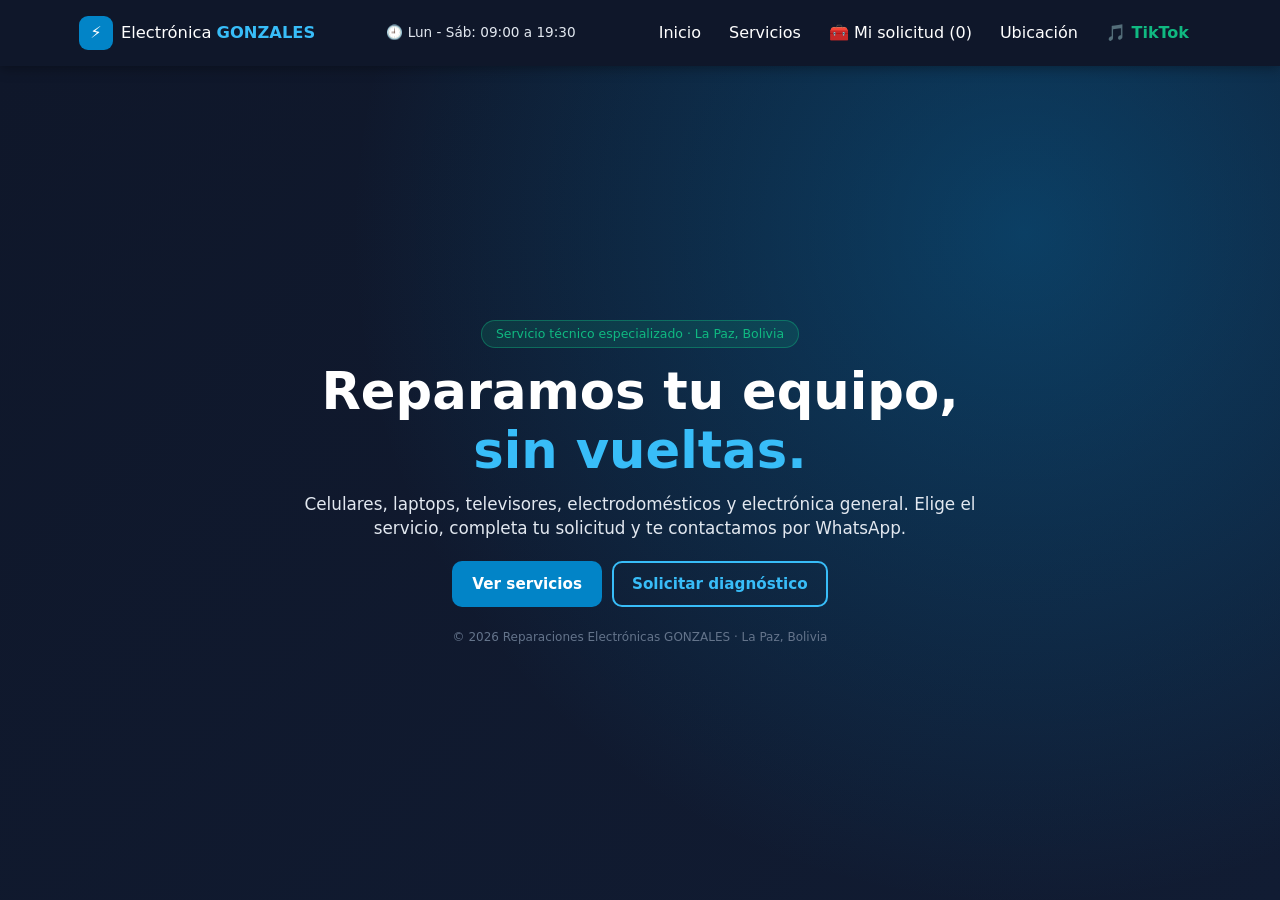
<file: Electronica/index.html>
<!DOCTYPE html>
<html lang="es">
<head>
  <meta charset="UTF-8">
  <meta name="viewport" content="width=device-width, initial-scale=1.0">
  <meta name="description" content="Electrónica GONZALES: servicio técnico y reparación de celulares, laptops, TV, electrodomésticos y microsoldadura en La Paz, Bolivia.">
  <title>Electrónica GONZALES | Servicio Técnico en La Paz</title>
  <link rel="stylesheet" href="styles.css">
</head>
<body>

  <!-- ===================== ENCABEZADO FIJO ===================== -->
  <header class="site-header" id="inicio">
    <div class="header-inner">
      <a href="#" class="logo" data-view="inicio" aria-label="Electrónica GONZALES - Inicio">
        <span class="logo-icon" aria-hidden="true">⚡</span>
        <span class="logo-text">Electrónica <strong>GONZALES</strong></span>
      </a>

      <p class="horario-header">🕘 Lun - Sáb: 09:00 a 19:30</p>

      <!-- Botón hamburguesa (se controla solo con classList.toggle) -->
      <button class="hamburger" id="hamburger" aria-label="Abrir menú" aria-expanded="false" aria-controls="nav-menu">
        <span></span><span></span><span></span>
      </button>

      <nav class="nav" id="nav-menu" aria-label="Navegación principal">
        <ul>
          <li><a href="#" data-view="inicio">Inicio</a></li>
          <li><a href="#" data-view="servicios">Servicios</a></li>
          <li><a href="#" data-view="solicitud">🧰 Mi solicitud (<span id="fab-count">0</span>)</a></li>
          <li><a href="#" data-view="ubicacion">Ubicación</a></li>
          <li>
            <a href="https://www.tiktok.com/@electronicagonzales" target="_blank" rel="noopener noreferrer" class="nav-tiktok">
              🎵 TikTok
            </a>
          </li>
        </ul>
      </nav>
    </div>
  </header>

  <main>

    <!-- ===================== VISTA: INICIO ===================== -->
    <section class="view view-hero active" id="view-inicio" data-name="inicio">
      <div class="hero-content">
        <p class="hero-tag">Servicio técnico especializado · La Paz, Bolivia</p>
        <h1>Reparamos tu equipo,<br><span>sin vueltas.</span></h1>
        <p class="hero-text">
          Celulares, laptops, televisores, electrodomésticos y electrónica general.
          Elige el servicio, completa tu solicitud y te contactamos por WhatsApp.
        </p>
        <div class="hero-actions">
          <a href="#" class="btn btn-primary" data-view="servicios">Ver servicios</a>
          <a href="#" class="btn btn-outline" data-view="solicitud">Solicitar diagnóstico</a>
        </div>
        <p class="hero-foot">© <span id="anio"></span> Reparaciones Electrónicas GONZALES · La Paz, Bolivia</p>
      </div>
    </section>

    <!-- ===================== VISTA: SERVICIOS ===================== -->
    <section class="view" id="view-servicios" data-name="servicios">
      <div class="container view-col">
        <div class="view-head">
          <h2 class="section-title">Servicios técnicos</h2>
          <p class="result-count" id="contador" aria-live="polite"></p>
        </div>

        <!-- Buscador en tiempo real -->
        <div class="search-box">
          <label for="buscador" class="sr-only">Buscar servicio o falla</label>
          <input type="search" id="buscador" placeholder='🔍 Buscar falla o servicio (ej. "pantalla")' autocomplete="off">
        </div>

        <!-- Botones de filtro (usan data-category) -->
        <div class="filters" id="filtros" role="group" aria-label="Filtrar por tipo de dispositivo">
          <button class="filter-btn active" data-category="todos">Todos los Servicios</button>
          <button class="filter-btn" data-category="celulares">Celulares y Tablets</button>
          <button class="filter-btn" data-category="computadoras">Laptops y PC</button>
          <button class="filter-btn" data-category="tv-audio">Televisores/Audio</button>
          <button class="filter-btn" data-category="electrodomesticos">Electrodomésticos</button>
          <button class="filter-btn" data-category="general">Electrónica General</button>
        </div>

        <!-- Tarjetas (se renderizan desde script.js, paginadas) -->
        <div class="services-grid" id="servicios-grid"></div>

        <!-- Paginación -->
        <div class="pager">
          <button type="button" class="pager-btn" id="pager-prev" aria-label="Página anterior">◀</button>
          <span id="pager-info" aria-live="polite">1 / 1</span>
          <button type="button" class="pager-btn" id="pager-next" aria-label="Página siguiente">▶</button>
          <a href="#" class="pager-lista" data-view="solicitud">Ver mi lista →</a>
        </div>
      </div>
    </section>

    <!-- ===================== VISTA: MI SOLICITUD (3 PASOS) ===================== -->
    <section class="view view-alt" id="view-solicitud" data-name="solicitud">
      <div class="container view-col">
        <div class="panel wizard">
          <div class="wizard-head">
            <h2 class="section-title small">📋 Mi solicitud de diagnóstico</h2>
            <p class="paso-indicador" id="paso-indicador">Paso 1 de 3</p>
          </div>
          <div class="progress" aria-hidden="true"><span class="on"></span><span></span><span></span></div>

          <!-- PASO 1: lista de revisión (carrito) -->
          <div class="step active" data-step="0">
            <p class="section-sub">Servicios que agregaste. Puedes quitarlos o añadir observaciones por equipo.</p>
            <div id="lista-diagnostico" class="cart-list" aria-live="polite"></div>
            <div class="step-actions">
              <a href="#" class="btn btn-outline-dark" data-view="servicios">+ Agregar servicios</a>
              <button type="button" class="btn btn-primary" data-next>Siguiente ▶</button>
            </div>
          </div>

          <!-- PASOS 2 y 3: formulario -->
          <form id="form-diagnostico" novalidate hidden>

            <!-- PASO 2: contacto -->
            <div class="step" data-step="1">
              <p class="section-sub">¿Cómo te contactamos?</p>
              <div class="field">
                <label for="nombre">Nombre del cliente *</label>
                <input type="text" id="nombre" name="nombre" placeholder="Ej. Juan Pérez" autocomplete="name">
                <small class="msg" id="msg-nombre"></small>
              </div>
              <div class="field">
                <label for="telefono">Celular de contacto *</label>
                <input type="tel" id="telefono" name="telefono" placeholder="Ej. 71234567" inputmode="numeric" autocomplete="tel">
                <small class="msg" id="msg-telefono"></small>
              </div>
              <div class="step-actions">
                <button type="button" class="btn btn-outline-dark" data-prev>◀ Atrás</button>
                <button type="button" class="btn btn-primary" data-next>Siguiente ▶</button>
              </div>
            </div>

            <!-- PASO 3: equipo y falla -->
            <div class="step" data-step="2">
              <p class="section-sub">Cuéntanos sobre tu equipo.</p>
              <div class="row-2">
                <div class="field">
                  <label for="dispositivo">Tipo de dispositivo *</label>
                  <select id="dispositivo" name="dispositivo">
                    <option value="">-- Selecciona --</option>
                    <option value="Celular / Tablet">Celular / Tablet</option>
                    <option value="Laptop / PC">Laptop / PC</option>
                    <option value="Televisor / Equipo de audio">Televisor / Equipo de audio</option>
                    <option value="Electrodoméstico">Electrodoméstico</option>
                    <option value="Electrónica general">Electrónica general</option>
                  </select>
                  <small class="msg" id="msg-dispositivo"></small>
                </div>
                <div class="field">
                  <label for="modelo">Marca y modelo *</label>
                  <input type="text" id="modelo" name="modelo" placeholder='Ej. Samsung A54, TV LG 43"'>
                  <small class="msg" id="msg-modelo"></small>
                </div>
              </div>
              <div class="field">
                <label for="falla">Descripción de la falla *</label>
                <textarea id="falla" name="falla" rows="3" placeholder='Ej. "No enciende después de una caída", "carga lento"...'></textarea>
                <small class="msg" id="msg-falla"></small>
              </div>
              <div class="step-actions">
                <button type="button" class="btn btn-outline-dark" data-prev>◀ Atrás</button>
                <button type="submit" class="btn btn-whatsapp">💬 Enviar por WhatsApp</button>
              </div>
            </div>

            <div class="alert" id="alerta-form" role="alert" hidden></div>
          </form>
        </div>
      </div>
    </section>

    <!-- ===================== VISTA: UBICACIÓN ===================== -->
    <section class="view" id="view-ubicacion" data-name="ubicacion">
      <div class="container view-col view-center">
        <h2 class="section-title">Ubicación del taller</h2>
        <div class="location-card">
          <div class="location-info">
            <h3>📍 Reparaciones Electrónicas GONZALES</h3>
            <!-- Dirección referencial: editar a gusto -->
            <p id="direccion-taller">Av. Aruntaya, entre calles 4 y CE, Zona sur, La Paz, Bolivia.</p>
            <p>🕘 Lunes a Viernes: 09:00 a 19:30</p>
            <p class="small-note">* Dirección referencial. Confirma la ubicación exacta por WhatsApp.</p>
          </div>
          <div class="location-actions">
            <a href="#" id="btn-contacto" class="btn btn-whatsapp" target="_blank" rel="noopener noreferrer">💬 Contacto rápido</a>
            <a href="https://www.google.com/maps/search/?api=1&query=La+Paz+Bolivia+reparaci%C3%B3n+electr%C3%B3nica" target="_blank" rel="noopener noreferrer" class="btn btn-outline-dark">🗺️ Ver en mapa</a>
          </div>
        </div>
      </div>
    </section>

  </main>

  <script src="script.js"></script>
</body>
</html>
</file>
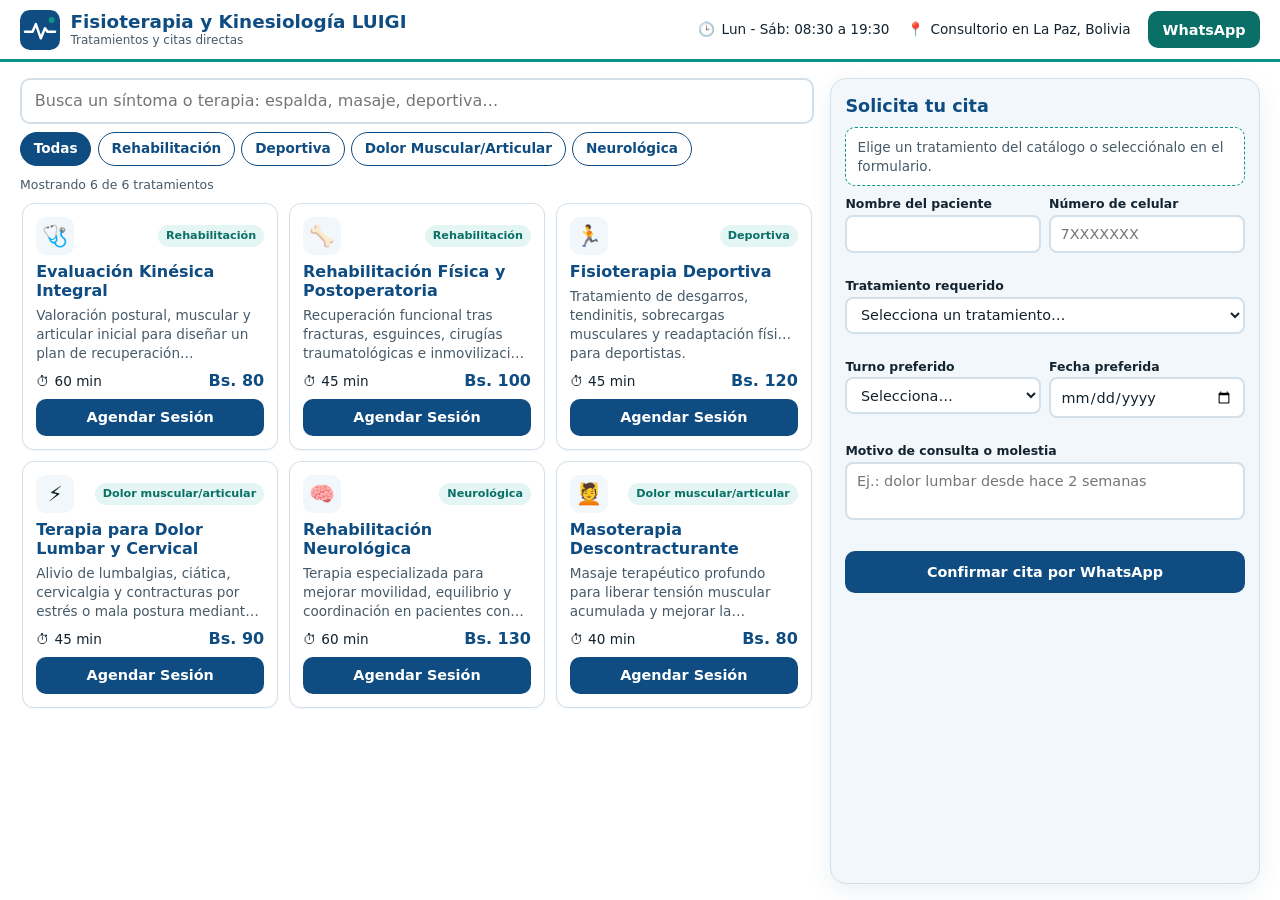
<file: fisioterapia/index.html>
<!DOCTYPE html>
<html lang="es">
<head>
  <meta charset="UTF-8">
  <meta name="viewport" content="width=device-width, initial-scale=1">
  <title>Fisioterapia y Kinesiología LUIGI | Tratamientos y citas en La Paz</title>
  <meta name="description" content="Tratamientos de fisioterapia y kinesiología en La Paz, Bolivia. Elige tu terapia y solicita tu cita directamente por WhatsApp.">
  <meta name="theme-color" content="#0F4C81">
  <link rel="stylesheet" href="styles.css">
  <script src="script.js" defer></script>
</head>
<body>
  <a class="skip-link" href="#vista-catalogo">Saltar al contenido</a>

  <div class="app">

    <!-- ============ ENCABEZADO + MENÚ HAMBURGUESA ============ -->
    <header class="header">
      <div class="brand">
        <svg class="brand-logo" viewBox="0 0 48 48" width="40" height="40" aria-hidden="true" focusable="false">
          <rect width="48" height="48" rx="12" fill="#0F4C81"/>
          <path d="M6 26h9l4-9 6 17 5-12 3 4h9" fill="none" stroke="#fff" stroke-width="3" stroke-linecap="round" stroke-linejoin="round"/>
          <circle cx="38" cy="12" r="3.5" fill="#0D9488"/>
        </svg>
        <div class="brand-text">
          <h1>Fisioterapia y Kinesiología LUIGI</h1>
          <p>Tratamientos y citas directas</p>
        </div>
      </div>

      <button class="menu-toggle" id="menuToggle" type="button"
              aria-expanded="false" aria-controls="menu" aria-label="Abrir menú">
        <span class="bar"></span><span class="bar"></span><span class="bar"></span>
      </button>

      <nav class="menu" id="menu" aria-label="Navegación e información">
        <!-- Enlaces de vista: solo visibles en móvil -->
        <button type="button" class="menu-link" data-vista="catalogo">Tratamientos</button>
        <button type="button" class="menu-link" data-vista="reserva">Agendar cita</button>

        <p class="info-chip"><span aria-hidden="true">🕒</span> Lun - Sáb: 08:30 a 19:30</p>
        <!-- Ajusta aquí la dirección exacta del consultorio -->
        <p class="info-chip"><span aria-hidden="true">📍</span> Consultorio en La Paz, Bolivia</p>
        <a class="btn btn-wa" id="enlaceWhatsapp" href="#" target="_blank" rel="noopener">WhatsApp</a>
      </nav>
    </header>

    <!-- ============ PESTAÑAS (solo móvil) ============ -->
    <div class="tabs" role="tablist" aria-label="Secciones del portal">
      <button type="button" class="tab is-active" role="tab" id="tab-catalogo"
              aria-controls="vista-catalogo" aria-selected="true" tabindex="0" data-vista="catalogo">Tratamientos</button>
      <button type="button" class="tab" role="tab" id="tab-reserva"
              aria-controls="vista-reserva" aria-selected="false" tabindex="-1" data-vista="reserva">Agendar cita</button>
    </div>

    <main class="layout">

      <!-- ============ CATÁLOGO ============ -->
      <section class="vista is-active" id="vista-catalogo" role="tabpanel" aria-labelledby="tab-catalogo">
        <div class="toolbar">
          <div class="search">
            <label class="sr-only" for="buscador">Buscar síntoma o tratamiento</label>
            <input type="search" id="buscador" placeholder="Busca un síntoma o terapia: espalda, masaje, deportiva…" autocomplete="off">
          </div>
          <div class="chips" role="toolbar" aria-label="Filtrar por especialidad">
            <button type="button" class="chip is-active" data-filter="todas" aria-pressed="true">Todas</button>
            <button type="button" class="chip" data-filter="rehabilitacion" aria-pressed="false">Rehabilitación</button>
            <button type="button" class="chip" data-filter="deportiva" aria-pressed="false">Deportiva</button>
            <button type="button" class="chip" data-filter="dolor" aria-pressed="false">Dolor Muscular/Articular</button>
            <button type="button" class="chip" data-filter="neurologica" aria-pressed="false">Neurológica</button>
          </div>
          <p class="count" id="contador" aria-live="polite"></p>
        </div>

        <!-- Las tarjetas se generan desde script.js -->
        <div class="cards" id="listaTratamientos"></div>
      </section>

      <!-- ============ PANEL DE RESERVA ============ -->
      <section class="vista panel" id="vista-reserva" role="tabpanel" aria-labelledby="tab-reserva">
        <h2>Solicita tu cita</h2>

        <!-- Resumen dinámico (innerHTML desde script.js) -->
        <div class="resumen" id="resumen" aria-live="polite"></div>

        <form id="formCita" novalidate>
          <div class="row">
            <div class="field" data-field="nombre">
              <label for="nombre">Nombre del paciente</label>
              <input type="text" id="nombre" name="nombre" autocomplete="name" maxlength="60" aria-describedby="msg-nombre" required>
              <p class="msg" id="msg-nombre"></p>
            </div>
            <div class="field" data-field="celular">
              <label for="celular">Número de celular</label>
              <input type="tel" id="celular" name="celular" inputmode="numeric" autocomplete="tel" placeholder="7XXXXXXX" maxlength="16" aria-describedby="msg-celular" required>
              <p class="msg" id="msg-celular"></p>
            </div>
          </div>

          <div class="field" data-field="tratamiento">
            <label for="tratamiento">Tratamiento requerido</label>
            <select id="tratamiento" name="tratamiento" aria-describedby="msg-tratamiento" required></select>
            <p class="msg" id="msg-tratamiento"></p>
          </div>

          <div class="row">
            <div class="field" data-field="turno">
              <label for="turno">Turno preferido</label>
              <select id="turno" name="turno" aria-describedby="msg-turno" required>
                <option value="">Selecciona…</option>
                <option value="Mañana (08:30 - 13:00)">Mañana</option>
                <option value="Tarde (13:00 - 19:30)">Tarde</option>
              </select>
              <p class="msg" id="msg-turno"></p>
            </div>
            <div class="field" data-field="fecha">
              <label for="fecha">Fecha preferida</label>
              <input type="date" id="fecha" name="fecha" aria-describedby="msg-fecha" required>
              <p class="msg" id="msg-fecha"></p>
            </div>
          </div>

          <div class="field" data-field="motivo">
            <label for="motivo">Motivo de consulta o molestia</label>
            <textarea id="motivo" name="motivo" rows="2" maxlength="300" placeholder="Ej.: dolor lumbar desde hace 2 semanas" aria-describedby="msg-motivo" required></textarea>
            <p class="msg" id="msg-motivo"></p>
          </div>

          <p class="status" id="estadoForm" role="status" aria-live="polite"></p>
          <button type="submit" class="btn btn-primary btn-block">Confirmar cita por WhatsApp</button>
        </form>
      </section>

    </main>
  </div>
</body>
</html>
</file>
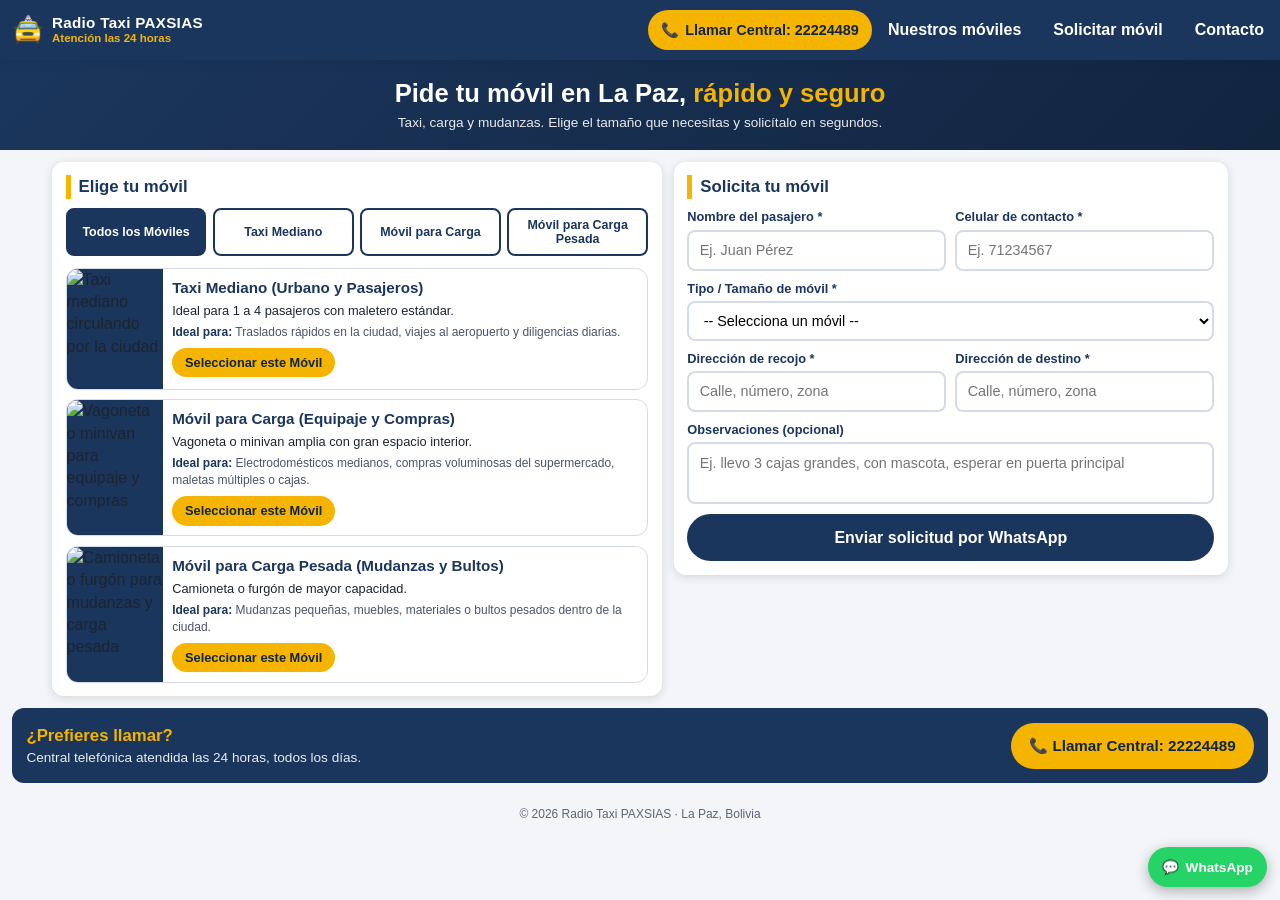
<file: radiostaxis/index.html>
<!DOCTYPE html>
<html lang="es">
<head>
  <meta charset="UTF-8">
  <meta name="viewport" content="width=device-width, initial-scale=1.0">
  <meta name="description" content="Radio Taxi PAXSIAS: solicita tu móvil en La Paz, Bolivia. Taxi mediano, móvil para carga y carga pesada. Atención las 24 horas.">
  <meta name="theme-color" content="#1B365D">
  <title>Radio Taxi PAXSIAS | Solicita tu móvil en La Paz</title>
  <link rel="stylesheet" href="styles.css">
</head>
<body>

  <!-- ===== ENCABEZADO FIJO ===== -->
  <header class="site-header" id="inicio">
    <div class="header-bar">
      <a href="#inicio" class="logo" aria-label="Radio Taxi PAXSIAS - Inicio">
        <span class="logo-icon" aria-hidden="true">🚖</span>
        <span class="logo-text">
          <strong>Radio Taxi PAXSIAS</strong>
          <small>Atención las 24 horas</small>
        </span>
      </a>

      <a href="tel:22224489" class="btn btn-call btn-call-header">📞 <span>Llamar Central: 22224489</span></a>

      <!-- Menú hamburguesa (solo classList.toggle en script.js) -->
      <button class="menu-toggle" id="menuToggle" type="button"
              aria-label="Abrir menú" aria-expanded="false" aria-controls="mainNav">
        <span></span><span></span><span></span>
      </button>
    </div>

    <nav class="main-nav" id="mainNav" aria-label="Navegación principal">
      <ul>
        <li><a href="#moviles">Nuestros móviles</a></li>
        <li><a href="#solicitar">Solicitar móvil</a></li>
        <li><a href="#contacto">Contacto</a></li>
      </ul>
    </nav>
  </header>

  <main>

    <!-- ===== PRESENTACIÓN COMPACTA ===== -->
    <section class="hero" aria-labelledby="heroTitulo">
      <h1 id="heroTitulo">Pide tu móvil en La Paz, <span>rápido y seguro</span></h1>
      <p>Taxi, carga y mudanzas. Elige el tamaño que necesitas y solicítalo en segundos.</p>
    </section>

    <!-- ===== CATÁLOGO + FORMULARIO (lado a lado en pantallas grandes) ===== -->
    <div class="layout">

      <!-- CATÁLOGO DE MÓVILES -->
      <section class="panel" id="moviles" aria-labelledby="movilesTitulo">
        <h2 id="movilesTitulo">Elige tu móvil</h2>

        <div class="filters" role="group" aria-label="Filtrar móviles por categoría">
          <button class="filter-btn active" type="button" data-filter="todos">Todos los Móviles</button>
          <button class="filter-btn" type="button" data-filter="mediano">Taxi Mediano</button>
          <button class="filter-btn" type="button" data-filter="carga">Móvil para Carga</button>
          <button class="filter-btn" type="button" data-filter="pesada">Móvil para Carga Pesada</button>
        </div>

        <!-- Tarjetas generadas desde script.js -->
        <div class="cards" id="catalogo" aria-live="polite"></div>
      </section>

      <!-- FORMULARIO DE SOLICITUD -->
      <section class="panel" id="solicitar" aria-labelledby="solicitarTitulo">
        <h2 id="solicitarTitulo">Solicita tu móvil</h2>

        <div id="formAlert" class="alert" role="alert" hidden></div>

        <form id="formSolicitud" novalidate>
          <div class="form-grid">

            <div class="field">
              <label for="nombre">Nombre del pasajero *</label>
              <input type="text" id="nombre" name="nombre" placeholder="Ej. Juan Pérez" autocomplete="name">
              <small class="error-msg" id="error-nombre"></small>
            </div>

            <div class="field">
              <label for="celular">Celular de contacto *</label>
              <input type="tel" id="celular" name="celular" placeholder="Ej. 71234567" inputmode="tel" autocomplete="tel">
              <small class="error-msg" id="error-celular"></small>
            </div>

            <div class="field field-full">
              <label for="tipoMovil">Tipo / Tamaño de móvil *</label>
              <select id="tipoMovil" name="tipoMovil">
                <option value="">-- Selecciona un móvil --</option>
                <option value="Taxi Mediano">Taxi Mediano</option>
                <option value="Móvil para Carga">Móvil para Carga</option>
                <option value="Móvil para Carga Pesada">Móvil para Carga Pesada</option>
              </select>
              <small class="error-msg" id="error-tipoMovil"></small>
            </div>

            <div class="field">
              <label for="origen">Dirección de recojo *</label>
              <input type="text" id="origen" name="origen" placeholder="Calle, número, zona" autocomplete="street-address">
              <small class="error-msg" id="error-origen"></small>
            </div>

            <div class="field">
              <label for="destino">Dirección de destino *</label>
              <input type="text" id="destino" name="destino" placeholder="Calle, número, zona">
              <small class="error-msg" id="error-destino"></small>
            </div>

            <div class="field field-full">
              <label for="observaciones">Observaciones (opcional)</label>
              <textarea id="observaciones" name="observaciones" rows="2"
                        placeholder="Ej. llevo 3 cajas grandes, con mascota, esperar en puerta principal"></textarea>
            </div>

          </div>

          <button type="submit" class="btn btn-primary btn-block">Enviar solicitud por WhatsApp</button>
        </form>

        <!-- Resumen dinámico (innerHTML desde script.js) -->
        <div id="resumen" class="resumen" aria-live="polite" hidden></div>
      </section>

    </div>

    <!-- ===== CONTACTO ===== -->
    <section class="contact" id="contacto" aria-labelledby="contactoTitulo">
      <div>
        <h2 id="contactoTitulo">¿Prefieres llamar?</h2>
        <p>Central telefónica atendida las 24 horas, todos los días.</p>
      </div>
      <a href="tel:22224489" class="btn btn-call">📞 Llamar Central: 22224489</a>
    </section>

  </main>

  <footer class="site-footer">
    <p>&copy; <span id="anioActual">2026</span> Radio Taxi PAXSIAS · La Paz, Bolivia</p>
  </footer>

  <!-- Botón flotante de WhatsApp (el enlace se arma en script.js con NUMERO_WHATSAPP_EMPRESA) -->
  <a id="whatsappFlotante" class="whatsapp-float" href="#" target="_blank" rel="noopener noreferrer"
     aria-label="Escribir por WhatsApp a Radio Taxi PAXSIAS">
    <span aria-hidden="true">💬</span>
    <span>WhatsApp</span>
  </a>

  <script src="script.js"></script>
</body>
</html>
</file>
<file: Electronica/styles.css>
/* =====================================================
   Electrónica GONZALES - styles.css
   Mobile-First · Flexbox + Grid
   Diseño de "pantalla única": la página NO hace scroll.
   Cada sección es una vista que ocupa toda la pantalla.
   ===================================================== */

/* ---------- Variables ---------- */
:root {
  --azul-oscuro: #0F172A;
  --azul-medio: #1E293B;
  --azul-electrico: #0284C7;
  --azul-claro: #38BDF8;
  --verde: #10B981;
  --verde-oscuro: #059669;
  --rojo: #DC2626;
  --blanco: #FFFFFF;
  --gris-100: #F1F5F9;
  --gris-200: #E2E8F0;
  --gris-500: #64748B;
  --gris-700: #334155;
  --radio: 14px;
  --sombra: 0 6px 20px rgba(15, 23, 42, 0.10);
  --altura-header: 60px;
}

/* ---------- Reset ---------- */
*, *::before, *::after { box-sizing: border-box; margin: 0; padding: 0; }
html, body { height: 100%; overflow: hidden; } /* sin scroll de página */
body {
  font-family: "Segoe UI", system-ui, -apple-system, Roboto, Arial, sans-serif;
  color: var(--gris-700);
  background: var(--gris-100);
  line-height: 1.45;
  height: 100dvh;
  padding-top: var(--altura-header);
}
img { max-width: 100%; display: block; }
a { color: inherit; text-decoration: none; }
ul { list-style: none; }
button, input, select, textarea { font: inherit; }

.sr-only {
  position: absolute; width: 1px; height: 1px; overflow: hidden;
  clip: rect(0 0 0 0); white-space: nowrap;
}

.container { width: 100%; max-width: 1150px; margin: 0 auto; padding: 0 14px; }

/* ---------- Botones ---------- */
.btn {
  display: inline-flex; align-items: center; justify-content: center; gap: 8px;
  padding: 10px 18px; border-radius: 10px; border: 2px solid transparent;
  font-weight: 600; cursor: pointer; transition: transform .15s, background .2s;
  font-size: .95rem;
}
.btn:hover { transform: translateY(-2px); }
.btn-primary { background: var(--azul-electrico); color: var(--blanco); }
.btn-primary:hover { background: #0369A1; }
.btn-outline { border-color: var(--azul-claro); color: var(--azul-claro); }
.btn-outline:hover { background: rgba(56, 189, 248, .12); }
.btn-outline-dark { border-color: var(--azul-oscuro); color: var(--azul-oscuro); background: transparent; }
.btn-outline-dark:hover { background: var(--azul-oscuro); color: var(--blanco); }
.btn-whatsapp { background: var(--verde); color: var(--blanco); }
.btn-whatsapp:hover { background: var(--verde-oscuro); }

/* ---------- Encabezado fijo ---------- */
.site-header {
  position: fixed; top: 0; left: 0; right: 0; z-index: 100;
  height: var(--altura-header);
  background: var(--azul-oscuro); color: var(--blanco);
  box-shadow: 0 2px 12px rgba(0, 0, 0, .35);
}
.header-inner {
  max-width: 1150px; height: 100%; margin: 0 auto; padding: 0 14px;
  display: flex; align-items: center; justify-content: space-between; gap: 12px;
}
.logo { display: flex; align-items: center; gap: 8px; font-size: 1.02rem; }
.logo-icon {
  background: var(--azul-electrico); width: 34px; height: 34px; border-radius: 9px;
  display: grid; place-items: center;
}
.logo-text strong { color: var(--azul-claro); }
.horario-header { display: none; font-size: .85rem; color: var(--gris-200); }

/* Hamburguesa */
.hamburger {
  background: none; border: none; cursor: pointer; width: 42px; height: 42px;
  display: flex; flex-direction: column; justify-content: center; gap: 5px; padding: 8px;
}
.hamburger span {
  display: block; height: 3px; background: var(--blanco); border-radius: 3px;
  transition: transform .3s, opacity .3s;
}
.hamburger.active span:nth-child(1) { transform: translateY(8px) rotate(45deg); }
.hamburger.active span:nth-child(2) { opacity: 0; }
.hamburger.active span:nth-child(3) { transform: translateY(-8px) rotate(-45deg); }

/* Menú móvil (classList.toggle('open')) */
.nav {
  position: absolute; top: var(--altura-header); left: 0; right: 0;
  background: var(--azul-medio);
  max-height: 0; overflow: hidden; transition: max-height .35s ease;
}
.nav.open { max-height: 380px; border-top: 1px solid rgba(255, 255, 255, .08); }
.nav ul { display: flex; flex-direction: column; padding: 6px 14px 14px; }
.nav a { display: block; padding: 11px 8px; border-radius: 8px; }
.nav a:hover, .nav a.current { background: rgba(255, 255, 255, .08); color: var(--azul-claro); }
.nav-tiktok { color: var(--verde); font-weight: 600; }

/* ---------- Vistas (una por pantalla) ---------- */
main { position: relative; height: calc(100dvh - var(--altura-header)); }
.view {
  position: absolute; inset: 0; display: none; flex-direction: column;
  padding: 12px 0; overflow-y: auto; /* solo como red de seguridad en pantallas muy bajas */
  animation: entrar .25s ease;
}
.view.active { display: flex; }
.view-alt { background: var(--gris-200); }
@keyframes entrar { from { opacity: 0; transform: translateY(8px); } to { opacity: 1; transform: none; } }

.view-col { display: flex; flex-direction: column; flex: 1; min-height: 0; gap: 10px; }
.view-center { justify-content: center; }

/* ---------- Inicio ---------- */
.view-hero {
  background:
    radial-gradient(circle at 80% 20%, rgba(2, 132, 199, .35), transparent 55%),
    linear-gradient(135deg, var(--azul-oscuro), #111C33);
  color: var(--blanco); text-align: center; justify-content: center; padding: 16px;
}
.hero-content { max-width: 720px; margin: 0 auto; }
.hero-tag {
  display: inline-block; background: rgba(16, 185, 129, .15); color: var(--verde);
  border: 1px solid rgba(16, 185, 129, .4); padding: 4px 14px; border-radius: 999px;
  font-size: .78rem; margin-bottom: 14px;
}
.hero-content h1 { font-size: 1.9rem; line-height: 1.15; margin-bottom: 12px; }
.hero-content h1 span { color: var(--azul-claro); }
.hero-text { color: var(--gris-200); margin-bottom: 20px; font-size: .95rem; }
.hero-actions { display: flex; flex-direction: column; gap: 10px; }
.hero-foot { margin-top: 22px; font-size: .75rem; color: var(--gris-500); }

/* ---------- Títulos ---------- */
.view-head { display: flex; align-items: baseline; justify-content: space-between; gap: 10px; }
.section-title { color: var(--azul-oscuro); font-size: 1.3rem; }
.section-title.small { font-size: 1.05rem; }
.section-sub { color: var(--gris-500); margin-bottom: 8px; font-size: .88rem; }
.result-count { font-size: .78rem; color: var(--gris-500); }

/* ---------- Buscador y filtros ---------- */
.search-box input {
  width: 100%; padding: 10px 14px; border-radius: 12px;
  border: 2px solid var(--gris-200); background: var(--blanco); outline: none;
  transition: border-color .2s, box-shadow .2s;
}
.search-box input:focus { border-color: var(--azul-electrico); box-shadow: 0 0 0 4px rgba(2, 132, 199, .15); }

.filters { display: flex; flex-wrap: wrap; gap: 6px; }
.filter-btn {
  border: 2px solid var(--gris-200); background: var(--blanco); color: var(--gris-700);
  padding: 5px 10px; border-radius: 999px; cursor: pointer; font-size: .76rem; font-weight: 500;
  transition: all .2s;
}
.filter-btn:hover { border-color: var(--azul-electrico); color: var(--azul-electrico); }
.filter-btn.active { background: var(--azul-electrico); border-color: var(--azul-electrico); color: var(--blanco); }

/* ---------- Tarjetas de servicio (Grid paginado) ---------- */
.services-grid {
  display: grid; grid-template-columns: 1fr; gap: 14px;
  flex: 1; min-height: 0; align-items: stretch;
}
.service-card {
  background: var(--blanco); border-radius: var(--radio); overflow: hidden;
  box-shadow: var(--sombra); display: flex; flex-direction: column; min-height: 0;
}
.service-img {
  height: 84px; flex-shrink: 0;
  background: linear-gradient(135deg, var(--azul-medio), var(--azul-electrico)); position: relative;
}
.service-img img { width: 100%; height: 100%; object-fit: cover; }
.service-badge {
  position: absolute; top: 8px; left: 8px; background: var(--azul-oscuro); color: var(--azul-claro);
  font-size: .66rem; padding: 2px 9px; border-radius: 999px; text-transform: uppercase; letter-spacing: .4px;
}
.service-body { padding: 10px 12px 12px; display: flex; flex-direction: column; gap: 6px; flex: 1; min-height: 0; }
.service-body h3 { color: var(--azul-oscuro); font-size: .98rem; line-height: 1.25; }
.service-body p {
  font-size: .82rem; color: var(--gris-500);
  display: -webkit-box; -webkit-line-clamp: 3; -webkit-box-orient: vertical; overflow: hidden;
}
.service-meta {
  margin-top: auto; padding: 6px 10px; border-radius: 10px;
  background: rgba(16, 185, 129, .1); color: var(--verde-oscuro);
  font-size: .76rem; font-weight: 600;
}
.btn-add {
  width: 100%; padding: 9px; border: none; border-radius: 10px; cursor: pointer;
  background: var(--azul-electrico); color: var(--blanco); font-weight: 600; transition: background .2s;
}
.btn-add:hover { background: #0369A1; }
.btn-add.added { background: var(--verde); }

.empty-state {
  grid-column: 1 / -1; text-align: center; padding: 24px 14px; align-self: center;
  background: var(--blanco); border-radius: var(--radio); color: var(--gris-500); font-size: .9rem;
}

/* Paginación */
.pager { display: flex; align-items: center; justify-content: center; gap: 12px; flex-shrink: 0; }
.pager-btn {
  width: 38px; height: 38px; border-radius: 50%; border: 2px solid var(--azul-electrico);
  background: var(--blanco); color: var(--azul-electrico); cursor: pointer; font-size: .85rem;
}
.pager-btn:hover:not(:disabled) { background: var(--azul-electrico); color: var(--blanco); }
.pager-btn:disabled { opacity: .35; cursor: not-allowed; }
#pager-info { font-weight: 600; min-width: 48px; text-align: center; color: var(--azul-oscuro); }
.pager-lista { margin-left: auto; font-weight: 600; color: var(--verde-oscuro); font-size: .88rem; }
.pager-lista:hover { text-decoration: underline; }

/* ---------- Solicitud (asistente de 3 pasos) ---------- */
.panel { background: var(--blanco); border-radius: var(--radio); padding: 16px 14px; box-shadow: var(--sombra); }
.wizard { display: flex; flex-direction: column; min-height: 0; max-height: 100%; }
.wizard-head { display: flex; justify-content: space-between; align-items: baseline; gap: 8px; }
.paso-indicador { font-size: .8rem; font-weight: 700; color: var(--azul-electrico); white-space: nowrap; }
.progress { display: flex; gap: 6px; margin: 8px 0 12px; }
.progress span { flex: 1; height: 5px; border-radius: 4px; background: var(--gris-200); transition: background .3s; }
.progress span.on { background: var(--azul-electrico); }

.step { display: none; }
.step.active { display: block; }
#form-diagnostico:not([hidden]) { display: block; }

.step-actions { display: flex; justify-content: space-between; gap: 10px; margin-top: 12px; }
.step-actions .btn { flex: 1; }

.cart-list { max-height: calc(100dvh - 330px); overflow-y: auto; min-height: 70px; }
.cart-empty { text-align: center; color: var(--gris-500); padding: 18px 8px; border: 2px dashed var(--gris-200); border-radius: 12px; font-size: .9rem; }
.cart-item { border: 1px solid var(--gris-200); border-radius: 12px; padding: 9px 10px; margin-bottom: 8px; background: var(--gris-100); }
.cart-item-head { display: flex; justify-content: space-between; align-items: flex-start; gap: 10px; }
.cart-item-head strong { color: var(--azul-oscuro); font-size: .88rem; }
.cart-item small { display: block; color: var(--verde-oscuro); font-weight: 600; margin-top: 2px; font-size: .74rem; }
.btn-remove {
  background: #FEE2E2; color: var(--rojo); border: none; border-radius: 8px;
  width: 30px; height: 30px; cursor: pointer; font-weight: 700; flex-shrink: 0;
}
.btn-remove:hover { background: var(--rojo); color: var(--blanco); }
.cart-item textarea {
  width: 100%; margin-top: 8px; padding: 6px 9px; border-radius: 8px;
  border: 1px solid var(--gris-200); resize: none; font-size: .85rem;
}
.cart-item textarea:focus { outline: none; border-color: var(--azul-electrico); }
.cart-total { display: flex; justify-content: space-between; font-weight: 700; color: var(--azul-oscuro); padding-top: 4px; font-size: .88rem; }
.btn-clear { background: none; border: none; color: var(--rojo); cursor: pointer; font-size: .8rem; text-decoration: underline; }

/* Formulario */
.row-2 { display: grid; grid-template-columns: 1fr; gap: 0 12px; }
.field { margin-bottom: 8px; }
.field label { display: block; font-weight: 600; margin-bottom: 4px; color: var(--azul-oscuro); font-size: .85rem; }
.field input, .field select, .field textarea {
  width: 100%; padding: 9px 12px; border-radius: 10px; border: 2px solid var(--gris-200);
  background: var(--blanco); outline: none; transition: border-color .2s, box-shadow .2s;
}
.field textarea { resize: none; }
.field input:focus, .field select:focus, .field textarea:focus {
  border-color: var(--azul-electrico); box-shadow: 0 0 0 4px rgba(2, 132, 199, .12);
}
.field.invalid input, .field.invalid select, .field.invalid textarea { border-color: var(--rojo); background: #FEF2F2; }
.field.valid input, .field.valid select, .field.valid textarea { border-color: var(--verde); background: #F0FDF4; }
.msg { display: block; min-height: 1em; margin-top: 3px; font-size: .76rem; font-weight: 500; }
.field.invalid .msg { color: var(--rojo); }
.field.valid .msg { color: var(--verde-oscuro); }

.alert { padding: 9px 12px; border-radius: 10px; margin-top: 8px; font-weight: 600; font-size: .85rem; }
.alert.error { background: #FEE2E2; color: #991B1B; border: 1px solid #FCA5A5; }
.alert.ok { background: #DCFCE7; color: #166534; border: 1px solid #86EFAC; }

/* ---------- Ubicación ---------- */
.location-card {
  background: var(--azul-oscuro); color: var(--blanco); border-radius: var(--radio);
  padding: 20px 18px; display: flex; flex-direction: column; gap: 16px; box-shadow: var(--sombra);
}
.location-info h3 { color: var(--azul-claro); margin-bottom: 8px; font-size: 1.05rem; }
.location-info p { margin-bottom: 5px; color: var(--gris-200); font-size: .9rem; }
.small-note { font-size: .76rem !important; color: var(--gris-500) !important; }
.location-actions { display: flex; flex-direction: column; gap: 10px; }
.location-card .btn-outline-dark { border-color: var(--azul-claro); color: var(--azul-claro); }
.location-card .btn-outline-dark:hover { background: var(--azul-claro); color: var(--azul-oscuro); }

/* ===================== TABLET (≥ 640px) ===================== */
@media (min-width: 640px) {
  .hero-content h1 { font-size: 2.6rem; }
  .hero-actions { flex-direction: row; justify-content: center; }
  .services-grid { grid-template-columns: repeat(2, 1fr); }
  .service-img { height: 130px; }
  .row-2 { grid-template-columns: 1fr 1fr; }
  .location-card { flex-direction: row; align-items: center; justify-content: space-between; padding: 26px; }
  .location-actions { min-width: 220px; }
  .wizard { max-width: 640px; margin: 0 auto; width: 100%; padding: 20px; }
  .section-title { font-size: 1.5rem; }
  .filter-btn { font-size: .85rem; padding: 6px 14px; }
}

/* ===================== ESCRITORIO (≥ 960px) ===================== */
@media (min-width: 960px) {
  :root { --altura-header: 66px; }
  .horario-header { display: block; }
  .hamburger { display: none; }

  .nav { position: static; max-height: none; overflow: visible; background: none; border: none; }
  .nav ul { flex-direction: row; align-items: center; padding: 0; gap: 4px; }
  .nav a { padding: 8px 12px; }

  .hero-content h1 { font-size: 3.2rem; }
  .hero-text { font-size: 1.05rem; }
  .services-grid { grid-template-columns: repeat(3, 1fr); }
  .service-img { height: 150px; }
  .service-body p { font-size: .9rem; -webkit-line-clamp: 4; }
  .view { padding: 18px 0; }
}

/* Pantallas bajas (celulares apaisados, laptops pequeñas): compactar más */
@media (max-height: 640px) {
  .service-img { height: 56px; }
  .service-body p { -webkit-line-clamp: 2; }
  .hero-content h1 { font-size: 1.6rem; }
  .hero-text { display: none; }
}
</file>
<file: fisioterapia/styles.css>
/* =========================================================
   Fisioterapia y Kinesiología LUIGI — styles.css
   Mobile-First · Zero-Scroll en escritorio · Alto contraste
   ========================================================= */

/* ---------- 1. Variables y reset ---------- */
:root {
  --blue: #0F4C81;          /* azul clínico */
  --blue-dark: #0A3A64;
  --teal: #0D9488;          /* turquesa (decoración y bordes) */
  --teal-dark: #0A6F66;     /* turquesa oscuro: texto con contraste AA */
  --ink: #13232F;           /* texto oscuro */
  --muted: #475A68;
  --line: #D3E0E9;
  --soft: #F1F7FA;
  --white: #FFFFFF;
  --red: #B42318;
  --red-bg: #FEF3F2;
  --green: #067647;
  --green-bg: #ECFDF3;
  --radius: 12px;
}

*, *::before, *::after { box-sizing: border-box; }

html, body { height: 100%; margin: 0; }

body {
  font-family: system-ui, -apple-system, "Segoe UI", Roboto, "Helvetica Neue", Arial, sans-serif;
  color: var(--ink);
  background: var(--white);
  line-height: 1.4;
  overflow: hidden; /* Zero-scroll: el body nunca se desplaza */
}

h1, h2, h3, p { margin: 0; }

button, input, select, textarea { font: inherit; color: inherit; }

:focus-visible { outline: 3px solid var(--teal); outline-offset: 2px; }

.sr-only {
  position: absolute; width: 1px; height: 1px; padding: 0; margin: -1px;
  overflow: hidden; clip: rect(0, 0, 0, 0); white-space: nowrap; border: 0;
}

.skip-link {
  position: absolute; left: .5rem; top: -3rem; z-index: 100;
  background: var(--blue); color: #fff; padding: .5rem .8rem; border-radius: 8px;
}
.skip-link:focus { top: .5rem; }

/* ---------- 2. Estructura general (100vh / 100dvh) ---------- */
.app {
  height: 100vh;
  height: 100dvh;
  display: flex;
  flex-direction: column;
  overflow: hidden;
}

.layout { flex: 1; min-height: 0; }

/* Vistas: en móvil solo una activa (display none / flex) */
.vista { display: none; flex-direction: column; height: 100%; min-height: 0; }
.vista.is-active { display: flex; }

/* ---------- 3. Encabezado y menú hamburguesa ---------- */
.header {
  position: relative; z-index: 20;
  display: flex; align-items: center; justify-content: space-between; gap: .75rem;
  padding: .55rem 1rem;
  background: var(--white);
  border-bottom: 3px solid var(--teal);
}

.brand { display: flex; align-items: center; gap: .65rem; min-width: 0; }
.brand-logo { flex: none; }
.brand-text h1 { font-size: 1rem; line-height: 1.15; color: var(--blue); }
.brand-text p { font-size: .75rem; color: var(--muted); }

.menu-toggle {
  flex: none; width: 44px; height: 44px;
  display: inline-grid; place-content: center; gap: 5px;
  background: var(--white); border: 1px solid var(--line); border-radius: 10px; cursor: pointer;
}
.bar { display: block; width: 22px; height: 2px; background: var(--blue); border-radius: 2px; transition: transform .2s, opacity .2s; }
.menu-toggle[aria-expanded="true"] .bar:nth-child(1) { transform: translateY(7px) rotate(45deg); }
.menu-toggle[aria-expanded="true"] .bar:nth-child(2) { opacity: 0; }
.menu-toggle[aria-expanded="true"] .bar:nth-child(3) { transform: translateY(-7px) rotate(-45deg); }

/* Menú desplegable en móvil (se abre con classList.toggle('is-open')) */
.menu {
  display: none;
  position: absolute; top: 100%; left: 0; right: 0;
  flex-direction: column; gap: .5rem;
  padding: .75rem 1rem 1rem;
  background: var(--white);
  border-bottom: 1px solid var(--line);
  box-shadow: 0 14px 24px rgba(15, 76, 129, .16);
}
.menu.is-open { display: flex; }

.menu-link {
  text-align: left; padding: .65rem .8rem; border: 1px solid var(--line);
  border-radius: 10px; background: var(--soft); color: var(--blue); font-weight: 600; cursor: pointer;
}

.info-chip {
  display: flex; align-items: center; gap: .4rem;
  font-size: .85rem; color: var(--ink);
}

/* ---------- 4. Botones ---------- */
.btn {
  display: inline-flex; align-items: center; justify-content: center; gap: .4rem;
  padding: .55rem .9rem; border: 0; border-radius: 10px;
  font-weight: 700; font-size: .9rem; text-decoration: none; cursor: pointer;
  transition: background .15s, transform .1s;
}
.btn:active { transform: translateY(1px); }
.btn-primary { background: var(--blue); color: #fff; }
.btn-primary:hover { background: var(--blue-dark); }
.btn-wa { background: var(--teal-dark); color: #fff; }
.btn-wa:hover { background: #085a53; }
.btn-block { width: 100%; padding: .7rem; }

/* ---------- 5. Pestañas (solo móvil) ---------- */
.tabs { display: grid; grid-template-columns: 1fr 1fr; border-bottom: 1px solid var(--line); background: var(--white); }
.tab {
  padding: .7rem .5rem; background: none; border: 0; border-bottom: 3px solid transparent;
  font-weight: 700; color: var(--muted); cursor: pointer;
}
.tab[aria-selected="true"] { color: var(--blue); border-bottom-color: var(--teal); }

/* ---------- 6. Catálogo ---------- */
#vista-catalogo { padding: .75rem .75rem 0; }

.toolbar { display: flex; flex-direction: column; gap: .5rem; padding-bottom: .5rem; }

.search input {
  width: 100%; padding: .6rem .8rem; border: 2px solid var(--line); border-radius: 10px; background: var(--white);
}
.search input:focus { border-color: var(--teal); outline: none; box-shadow: 0 0 0 3px rgba(13, 148, 136, .25); }

.chips { display: flex; gap: .4rem; overflow-x: auto; padding-bottom: 2px; scrollbar-width: thin; }
.chip {
  flex: none; padding: .4rem .8rem; border-radius: 999px;
  border: 1.5px solid var(--blue); background: var(--white); color: var(--blue);
  font-size: .85rem; font-weight: 600; cursor: pointer; white-space: nowrap;
}
.chip:hover { background: var(--soft); }
.chip.is-active { background: var(--blue); color: #fff; }

.count { font-size: .78rem; color: var(--muted); }

/* Lista de tarjetas: único contenedor con desbordamiento interno */
.cards {
  flex: 1; min-height: 0; overflow-y: auto;
  display: grid; grid-template-columns: 1fr; gap: .7rem;
  align-content: start; padding: .15rem .15rem 1rem;
  scrollbar-width: thin;
}

.card {
  display: flex; flex-direction: column; gap: .4rem;
  padding: .8rem; background: var(--white);
  border: 1.5px solid var(--line); border-radius: var(--radius);
  box-shadow: 0 1px 2px rgba(15, 76, 129, .06);
  transition: border-color .15s, box-shadow .15s;
}
.card:hover { border-color: var(--teal); box-shadow: 0 6px 16px rgba(15, 76, 129, .1); }
.card.is-selected { border-color: var(--blue); background: var(--soft); box-shadow: 0 0 0 2px var(--blue); }

.card-head { display: flex; align-items: center; justify-content: space-between; gap: .5rem; }
.card-icon {
  width: 38px; height: 38px; display: grid; place-items: center;
  font-size: 1.3rem; background: var(--soft); border-radius: 10px;
}
.badge {
  font-size: .7rem; font-weight: 700; color: var(--teal-dark);
  background: #E3F6F3; padding: .2rem .5rem; border-radius: 999px;
}
.card h3 { font-size: 1rem; line-height: 1.2; color: var(--blue); }
.card-desc {
  font-size: .85rem; color: var(--muted); flex: 1;
  display: -webkit-box; -webkit-line-clamp: 3; line-clamp: 3; -webkit-box-orient: vertical; overflow: hidden;
}
.card-meta { display: flex; align-items: center; justify-content: space-between; font-size: .85rem; }
.card-meta strong { color: var(--blue); font-size: 1rem; }

.vacio {
  grid-column: 1 / -1; text-align: center; padding: 2rem 1rem;
  color: var(--muted); background: var(--soft); border-radius: var(--radius);
}

/* ---------- 7. Panel de reserva ---------- */
.panel {
  padding: .9rem; background: var(--soft);
  overflow-y: auto; scrollbar-width: thin; gap: .55rem;
}
.panel h2 { font-size: 1.1rem; color: var(--blue); }

.resumen {
  display: flex; align-items: center; gap: .7rem;
  padding: .6rem .7rem; background: var(--white);
  border: 1.5px dashed var(--teal); border-radius: 10px;
}
.resumen-icono {
  flex: none; width: 40px; height: 40px; display: grid; place-items: center;
  font-size: 1.4rem; background: #E3F6F3; border-radius: 10px;
}
.resumen-etiqueta { font-size: .7rem; text-transform: uppercase; letter-spacing: .04em; color: var(--teal-dark); font-weight: 700; }
.resumen-titulo { font-weight: 700; font-size: .95rem; line-height: 1.2; color: var(--blue); }
.resumen-meta { font-size: .8rem; color: var(--muted); }
.resumen-meta strong { color: var(--ink); }
.resumen-vacio { font-size: .85rem; color: var(--muted); }

form { display: flex; flex-direction: column; gap: .4rem; }
.row { display: grid; grid-template-columns: 1fr 1fr; gap: .5rem; }

.field { display: flex; flex-direction: column; gap: .15rem; min-width: 0; }
.field label { font-size: .78rem; font-weight: 700; color: var(--ink); }
.field input, .field select, .field textarea {
  width: 100%; padding: .45rem .6rem; background: var(--white);
  border: 2px solid var(--line); border-radius: 8px; font-size: .9rem;
}
.field textarea { resize: none; }
.field input:focus, .field select:focus, .field textarea:focus {
  outline: none; border-color: var(--teal); box-shadow: 0 0 0 3px rgba(13, 148, 136, .25);
}

.msg { font-size: .72rem; min-height: .95rem; line-height: .95rem; font-weight: 600; }

/* Estados de validación: rojo = error · verde = dato válido */
.field.is-invalid input, .field.is-invalid select, .field.is-invalid textarea { border-color: var(--red); background: var(--red-bg); }
.field.is-invalid .msg { color: var(--red); }
.field.is-valid input, .field.is-valid select, .field.is-valid textarea { border-color: var(--green); background: var(--green-bg); }
.field.is-valid .msg { color: var(--green); }

.status { font-size: .82rem; font-weight: 600; border-radius: 8px; }
.status:not(:empty) { padding: .5rem .65rem; }
.status.is-error { color: var(--red); background: var(--red-bg); border: 1px solid var(--red); }
.status.is-ok { color: var(--green); background: var(--green-bg); border: 1px solid var(--green); }
.status a { color: inherit; font-weight: 800; }

/* ---------- 8. Móvil ancho (≥ 560px): 2 columnas de tarjetas ---------- */
@media (min-width: 560px) {
  .cards { grid-template-columns: repeat(2, 1fr); }
}

/* ---------- 9. Escritorio (≥ 900px): tablero single-screen ---------- */
@media (min-width: 900px) {
  .header { padding: .6rem 1.25rem; }
  .brand-text h1 { font-size: 1.15rem; }

  /* El menú pasa a ser una barra de información en línea */
  .menu-toggle, .menu-link, .tabs { display: none; }
  .menu {
    display: flex; position: static; flex-direction: row; align-items: center; gap: 1.1rem;
    padding: 0; border: 0; box-shadow: none; background: none;
  }

  .layout {
    display: grid; grid-template-columns: minmax(0, 1fr) 400px;
    gap: 1rem; padding: 1rem 1.25rem;
  }
  /* Ambas vistas visibles a la vez */
  .vista, .vista.is-active { display: flex; }
  #vista-catalogo { padding: 0; }

  .cards { grid-template-columns: repeat(3, 1fr); }

  .panel {
    border: 1px solid var(--line); border-radius: 16px;
    box-shadow: 0 8px 24px rgba(15, 76, 129, .08);
  }
}

/* Pantallas de escritorio bajas: compactar para mantener zero-scroll */
@media (min-width: 900px) and (max-height: 760px) {
  .header { padding-top: .4rem; padding-bottom: .4rem; }
  .layout { padding: .6rem 1.25rem; gap: .75rem; }
  .card { padding: .6rem .7rem; gap: .3rem; }
  .card-desc { -webkit-line-clamp: 2; line-clamp: 2; font-size: .8rem; }
  .card-icon { width: 32px; height: 32px; font-size: 1.1rem; }
  .panel { padding: .7rem; gap: .4rem; }
  .field input, .field select, .field textarea { padding: .35rem .55rem; }
  .msg { min-height: .85rem; line-height: .85rem; }
}

@media (min-width: 1200px) {
  .layout { grid-template-columns: minmax(0, 1fr) 430px; }
}

@media (prefers-reduced-motion: reduce) {
  * { transition: none !important; }
}
</file>
<file: radiostaxis/styles.css>
/* ==========================================================
   Radio Taxi PAXSIAS - Hoja de estilos
   Mobile-First · Flexbox + Grid · Alto contraste
   ========================================================== */

/* ---------- Variables de diseño ---------- */
:root {
  --azul: #1B365D;
  --azul-oscuro: #12253f;
  --amarillo: #F4B400;
  --amarillo-hover: #ffc72e;
  --blanco: #ffffff;
  --gris-claro: #f3f5f8;
  --gris-borde: #d5dbe5;
  --texto: #1c2430;
  --rojo: #c62828;
  --rojo-fondo: #fdecec;
  --verde: #1e7d3a;
  --verde-fondo: #e6f6ea;
  --ambar-fondo: #fff4d6;
  --radio: 12px;
  --sombra: 0 2px 10px rgba(18, 37, 63, .15);
  --alto-header: 60px;
}

/* ---------- Reset básico ---------- */
*, *::before, *::after { box-sizing: border-box; }

html { scroll-behavior: smooth; scroll-padding-top: calc(var(--alto-header) + 8px); }

body {
  margin: 0;
  font-family: "Segoe UI", Roboto, Helvetica, Arial, sans-serif;
  color: var(--texto);
  background: var(--gris-claro);
  line-height: 1.4;
}

img { max-width: 100%; display: block; }
h1, h2, h3, p { margin: 0; }
ul { list-style: none; margin: 0; padding: 0; }
a { color: inherit; }

:focus-visible { outline: 3px solid var(--amarillo); outline-offset: 2px; }

/* ---------- Botones ---------- */
.btn {
  display: inline-flex;
  align-items: center;
  justify-content: center;
  gap: .4rem;
  padding: .65rem 1rem;
  border: 2px solid transparent;
  border-radius: 999px;
  font-size: .95rem;
  font-weight: 700;
  text-decoration: none;
  cursor: pointer;
  transition: background .2s, transform .1s;
}
.btn:active { transform: scale(.97); }

.btn-call { background: var(--amarillo); color: var(--azul-oscuro); }
.btn-call:hover { background: var(--amarillo-hover); }

.btn-primary { background: var(--azul); color: var(--blanco); }
.btn-primary:hover { background: var(--azul-oscuro); }

.btn-block { width: 100%; margin-top: .6rem; padding: .8rem 1rem; font-size: 1rem; }

/* ---------- Encabezado fijo ---------- */
.site-header {
  position: fixed;
  top: 0; left: 0; right: 0;
  z-index: 100;
  background: var(--azul);
  color: var(--blanco);
  box-shadow: var(--sombra);
}

.header-bar {
  height: var(--alto-header);
  display: flex;
  align-items: center;
  justify-content: space-between;
  gap: .5rem;
  padding: 0 .75rem;
}

.logo { display: flex; align-items: center; gap: .5rem; text-decoration: none; min-width: 0; }
.logo-icon { font-size: 1.6rem; }
.logo-text { display: flex; flex-direction: column; line-height: 1.1; }
.logo-text strong { font-size: .95rem; letter-spacing: .3px; }
.logo-text small { color: var(--amarillo); font-size: .72rem; font-weight: 600; }

/* En móvil el botón del header muestra solo el icono + número corto */
.btn-call-header { padding: .5rem .7rem; font-size: .8rem; margin-left: auto; }
.btn-call-header span { display: none; }
.btn-call-header::after { content: "22224489"; }

/* Hamburguesa */
.menu-toggle {
  width: 42px; height: 42px;
  display: flex; flex-direction: column; justify-content: center; align-items: center; gap: 5px;
  background: transparent;
  border: 2px solid var(--amarillo);
  border-radius: 10px;
  cursor: pointer;
}
.menu-toggle span {
  display: block; width: 20px; height: 2px;
  background: var(--amarillo);
  transition: transform .25s, opacity .2s;
}
.menu-toggle.open span:nth-child(1) { transform: translateY(7px) rotate(45deg); }
.menu-toggle.open span:nth-child(2) { opacity: 0; }
.menu-toggle.open span:nth-child(3) { transform: translateY(-7px) rotate(-45deg); }

/* Navegación desplegable (móvil) */
.main-nav {
  max-height: 0;
  overflow: hidden;
  background: var(--azul-oscuro);
  transition: max-height .3s ease;
}
.main-nav.open { max-height: 220px; }
.main-nav a {
  display: block;
  padding: .85rem 1rem;
  text-decoration: none;
  font-weight: 600;
  border-top: 1px solid rgba(255, 255, 255, .1);
}
.main-nav a:hover { background: rgba(244, 180, 0, .15); color: var(--amarillo); }

/* ---------- Contenido principal ---------- */
main { padding-top: var(--alto-header); }

.hero {
  background: linear-gradient(135deg, var(--azul) 0%, var(--azul-oscuro) 100%);
  color: var(--blanco);
  padding: .9rem .9rem 1rem;
  text-align: center;
}
.hero h1 { font-size: 1.25rem; line-height: 1.2; }
.hero h1 span { color: var(--amarillo); }
.hero p { margin-top: .3rem; font-size: .85rem; opacity: .9; }

/* Contenedor: una columna en móvil, dos en escritorio */
.layout {
  display: grid;
  gap: .75rem;
  padding: .75rem;
  max-width: 1200px;
  margin: 0 auto;
}

.panel {
  background: var(--blanco);
  border-radius: var(--radio);
  box-shadow: var(--sombra);
  padding: .85rem;
}
.panel h2 {
  font-size: 1.05rem;
  color: var(--azul);
  margin-bottom: .6rem;
  padding-left: .5rem;
  border-left: 5px solid var(--amarillo);
}

/* ---------- Filtros ---------- */
.filters {
  display: grid;
  grid-template-columns: 1fr 1fr;
  gap: .4rem;
  margin-bottom: .7rem;
}
.filter-btn {
  padding: .5rem .4rem;
  font-size: .78rem;
  font-weight: 700;
  color: var(--azul);
  background: var(--blanco);
  border: 2px solid var(--azul);
  border-radius: 8px;
  cursor: pointer;
  transition: background .2s, color .2s;
}
.filter-btn:hover { background: var(--gris-claro); }
.filter-btn.active { background: var(--azul); color: var(--blanco); }

/* ---------- Tarjetas compactas (imagen a la izquierda) ---------- */
.cards { display: grid; gap: .6rem; }

.card {
  display: grid;
  grid-template-columns: 96px 1fr;
  gap: .6rem;
  border: 1px solid var(--gris-borde);
  border-radius: var(--radio);
  overflow: hidden;
  background: var(--blanco);
}
.card[hidden] { display: none; }

.card-img {
  width: 100%; height: 100%;
  min-height: 120px;
  object-fit: cover;
  background: var(--azul);
}

.card-body { padding: .5rem .5rem .6rem 0; display: flex; flex-direction: column; gap: .25rem; }
.card-body h3 { font-size: .95rem; color: var(--azul); }
.card-desc { font-size: .8rem; }
.card-uso { font-size: .75rem; color: #4a5568; }
.card-uso strong { color: var(--azul); }

.card-btn {
  align-self: flex-start;
  margin-top: .2rem;
  padding: .45rem .8rem;
  font-size: .8rem;
  font-weight: 700;
  color: var(--azul-oscuro);
  background: var(--amarillo);
  border: none;
  border-radius: 999px;
  cursor: pointer;
}
.card-btn:hover { background: var(--amarillo-hover); }

/* ---------- Formulario ---------- */
.form-grid { display: grid; gap: .55rem; }
.field { display: flex; flex-direction: column; gap: .2rem; }
.field label { font-size: .8rem; font-weight: 700; color: var(--azul); }

.field input,
.field select,
.field textarea {
  width: 100%;
  padding: .55rem .65rem;
  font: inherit;
  font-size: .9rem;
  border: 2px solid var(--gris-borde);
  border-radius: 8px;
  background: var(--blanco);
  resize: none;
  transition: border-color .2s, background .2s;
}
.field input:focus,
.field select:focus,
.field textarea:focus { outline: none; border-color: var(--azul); }

.field.is-invalid input,
.field.is-invalid select { border-color: var(--rojo); background: var(--rojo-fondo); }
.field.is-valid input,
.field.is-valid select { border-color: var(--verde); background: var(--verde-fondo); }

/* El mensaje de error solo ocupa espacio cuando tiene texto (evita scroll) */
.error-msg { color: var(--rojo); font-size: .72rem; font-weight: 600; }
.error-msg:empty { display: none; }

/* Alerta general del formulario */
.alert {
  margin-bottom: .6rem;
  padding: .55rem .75rem;
  border-radius: 8px;
  font-size: .85rem;
  font-weight: 700;
}
.alert-error { background: var(--rojo-fondo); color: var(--rojo); border: 2px solid var(--rojo); }
.alert-success { background: var(--verde-fondo); color: var(--verde); border: 2px solid var(--verde); }
.alert-warning { background: var(--ambar-fondo); color: #7a5a00; border: 2px solid var(--amarillo); }

/* ---------- Resumen de la solicitud ---------- */
.resumen {
  margin-top: .7rem;
  padding: .7rem;
  background: var(--verde-fondo);
  border: 2px solid var(--verde);
  border-radius: var(--radio);
  font-size: .85rem;
}
.resumen h3 { color: var(--verde); font-size: .95rem; margin-bottom: .35rem; }
.resumen dl { display: grid; grid-template-columns: auto 1fr; gap: .15rem .6rem; margin: 0; }
.resumen dt { font-weight: 700; color: var(--azul); }
.resumen dd { margin: 0; word-break: break-word; }
.resumen .btn { margin-top: .5rem; }

/* ---------- Contacto ---------- */
.contact {
  display: flex;
  flex-direction: column;
  align-items: center;
  gap: .6rem;
  text-align: center;
  margin: 0 .75rem .75rem;
  padding: .9rem;
  background: var(--azul);
  color: var(--blanco);
  border-radius: var(--radio);
}
.contact h2 { font-size: 1.05rem; color: var(--amarillo); }
.contact p { font-size: .85rem; opacity: .9; }

/* ---------- Pie ---------- */
.site-footer {
  text-align: center;
  padding: .7rem;
  font-size: .75rem;
  color: #5b6677;
}

/* ---------- Botón flotante de WhatsApp ---------- */
.whatsapp-float {
  position: fixed;
  right: .8rem;
  bottom: .8rem;
  z-index: 90;
  display: flex;
  align-items: center;
  gap: .4rem;
  padding: .65rem .9rem;
  background: #25D366;
  color: var(--blanco);
  font-weight: 700;
  font-size: .85rem;
  text-decoration: none;
  border-radius: 999px;
  box-shadow: 0 4px 14px rgba(0, 0, 0, .3);
}
.whatsapp-float:hover { background: #1ebe5b; }

/* ==========================================================
   Tablet (≥ 600px)
   ========================================================== */
@media (min-width: 600px) {
  .btn-call-header span { display: inline; }
  .btn-call-header::after { content: none; }
  .btn-call-header { font-size: .9rem; }

  .form-grid { grid-template-columns: 1fr 1fr; }
  .field-full { grid-column: 1 / -1; }

  .filters { grid-template-columns: repeat(4, 1fr); }
  .contact { flex-direction: row; justify-content: space-between; text-align: left; }
}

/* ==========================================================
   Escritorio (≥ 992px): menú horizontal y dos columnas
   para que todo quede visible sin hacer scroll
   ========================================================== */
@media (min-width: 992px) {
  .menu-toggle { display: none; }

  .site-header { display: flex; align-items: center; }
  .header-bar { flex: 1; }
  .main-nav { max-height: none; overflow: visible; background: transparent; }
  .main-nav ul { display: flex; }
  .main-nav a { border-top: none; padding: 0 1rem; line-height: var(--alto-header); }

  /* Orden: logo | llamar | menú  ->  el menú pasa al final */
  .header-bar { padding-right: 0; }

  .hero { padding: 1.1rem; }
  .hero h1 { font-size: 1.6rem; }

  .layout { grid-template-columns: 1.1fr 1fr; align-items: start; }
  .cards { grid-template-columns: 1fr; }

  .whatsapp-float span { display: inline; }
}

/* Respeta usuarios que prefieren menos movimiento */
@media (prefers-reduced-motion: reduce) {
  html { scroll-behavior: auto; }
  * { transition: none !important; }
}
</file>
